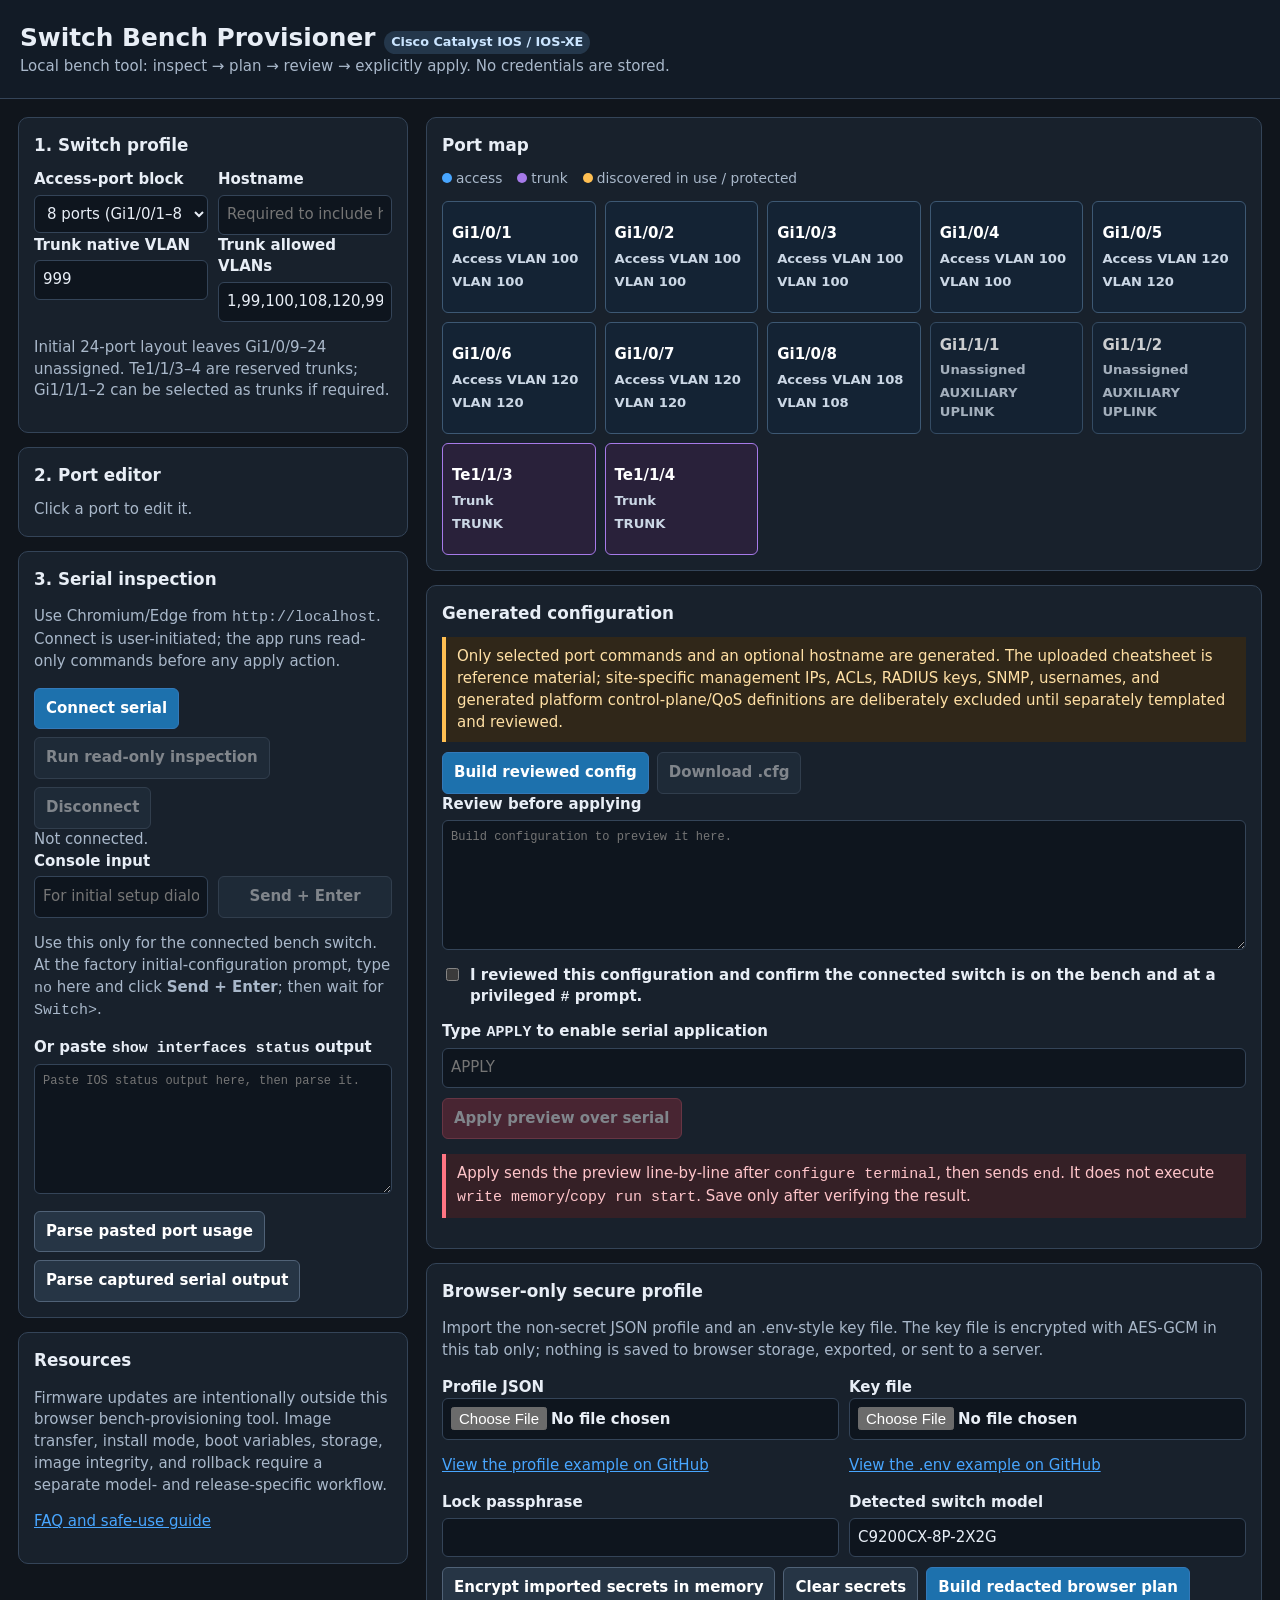
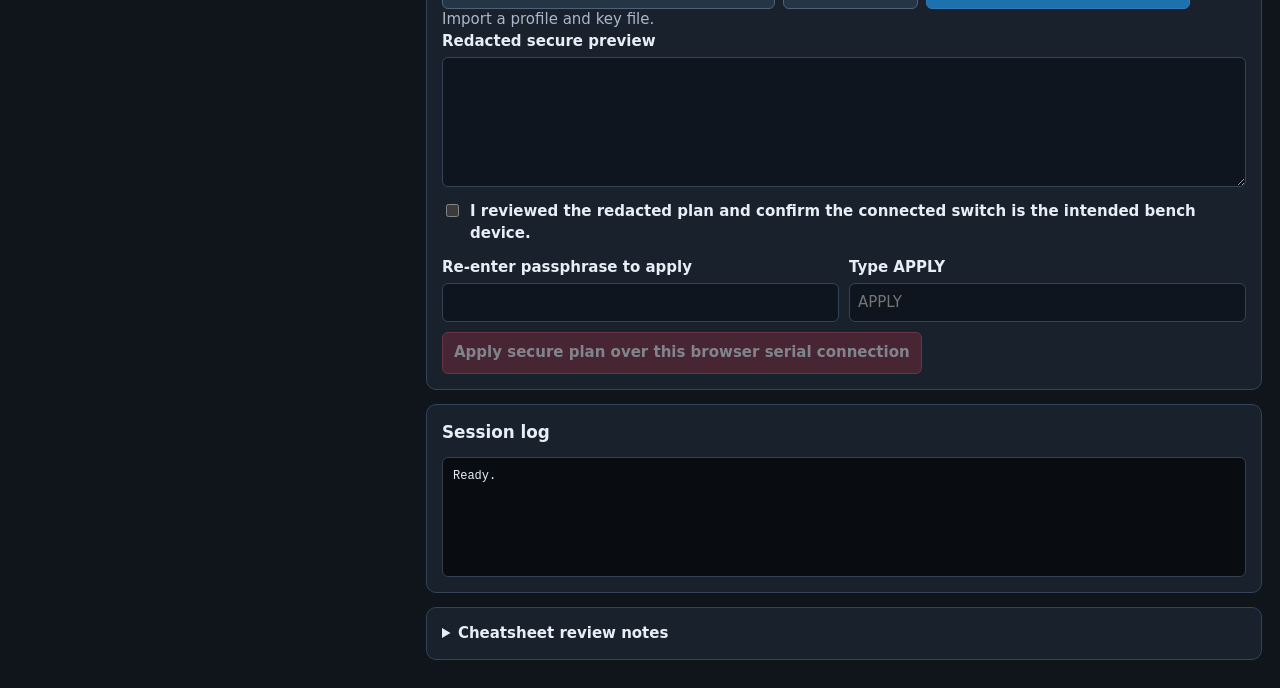
<file: index.html>
<!doctype html>
<html lang="en">
<head>
<meta charset="utf-8">
<meta name="viewport" content="width=device-width,initial-scale=1">
<meta http-equiv="Content-Security-Policy"
  content="default-src 'none'; script-src 'self'; style-src 'self'; img-src 'self' data:; font-src 'self'; connect-src 'none'; object-src 'none'; base-uri 'none'; form-action 'none'">
<title>Switch Bench Provisioner</title>
<link rel="stylesheet" href="styles.css">
</head>
<body>
<header><h1>Switch Bench Provisioner <span class="pill">Cisco Catalyst IOS / IOS-XE</span></h1><div class="sub">Local bench tool: inspect → plan → review → explicitly apply. No credentials are stored.</div></header>
<main>
<section>
 <div class="panel"><h2>1. Switch profile</h2>
  <div class="grid"><div><label for="portCount">Access-port block</label><select id="portCount"><option value="8">8 ports (Gi1/0/1–8)</option><option value="24">24 ports (Gi1/0/1–24)</option></select></div><div><label for="hostname">Hostname</label><input id="hostname" placeholder="Required to include hostname"></div></div>
  <div class="grid"><div><label for="nativeVlan">Trunk native VLAN</label><input id="nativeVlan" value="999" inputmode="numeric"></div><div><label for="allowedVlans">Trunk allowed VLANs</label><input id="allowedVlans" value="1,99,100,108,120,999"></div></div>
  <p class="note">Initial 24-port layout leaves Gi1/0/9–24 unassigned. Te1/1/3–4 are reserved trunks; Gi1/1/1–2 can be selected as trunks if required.</p>
 </div>
 <div class="panel"><h2>2. Port editor</h2><div id="selectedInfo" class="note">Click a port to edit it.</div>
  <div id="editor" class="hidden"><div class="triple"><div><label for="mode">Mode</label><select id="mode"><option value="access">Access</option><option value="trunk">Trunk</option><option value="unused">Unassigned / no config</option></select></div><div><label for="vlan">Access VLAN</label><input id="vlan" inputmode="numeric"></div><div><label for="adminState">Administrative state</label><select id="adminState"><option value="no shutdown">Enabled (no shutdown)</option><option value="shutdown">Disabled (shutdown)</option></select></div></div><label for="description">Description</label><input id="description" maxlength="120" placeholder="e.g., workstation / uplink"><div class="check"><input id="rootGuard" type="checkbox"><label for="rootGuard">Enable Root Guard (downstream trunks only)</label></div><div class="check"><input id="includeUsed" type="checkbox"><label for="includeUsed">Include this port even though discovery marks it in use</label></div><div class="actions"><button id="savePort">Save port</button><button id="resetPort" class="secondary">Restore default</button></div></div>
 </div>
 <div class="panel"><h2>3. Serial inspection</h2><p class="note">Use Chromium/Edge from <code>http://localhost</code>. Connect is user-initiated; the app runs read-only commands before any apply action.</p><div class="actions"><button id="connect">Connect serial</button><button id="inspect" class="secondary" disabled>Run read-only inspection</button><button id="disconnect" class="secondary" disabled>Disconnect</button></div><div id="serialStatus" class="note">Not connected.</div><label for="consoleInput">Console input</label><div class="grid"><input id="consoleInput" autocomplete="off" spellcheck="false" placeholder="For initial setup dialog, enter: no"><button id="sendConsole" class="secondary" disabled>Send + Enter</button></div><p class="note">Use this only for the connected bench switch. At the factory initial-configuration prompt, type <code>no</code> here and click <strong>Send + Enter</strong>; then wait for <code>Switch&gt;</code>.</p><label for="statusPaste">Or paste <code>show interfaces status</code> output</label><textarea id="statusPaste" placeholder="Paste IOS status output here, then parse it."></textarea><div class="actions"><button id="parseStatus" class="secondary">Parse pasted port usage</button><button id="parseCapturedStatus" class="secondary">Parse captured serial output</button></div></div>
 <div class="panel"><h2>Resources</h2><p class="note">Firmware updates are intentionally outside this browser bench-provisioning tool. Image transfer, install mode, boot variables, storage, image integrity, and rollback require a separate model- and release-specific workflow.</p><p><a href="faq.html">FAQ and safe-use guide</a></p></div>
</section>
<section>
 <div class="panel"><h2>Port map</h2><div class="legend"><span><i class="dot dot-access"></i>access</span><span><i class="dot dot-trunk"></i>trunk</span><span><i class="dot dot-protected"></i>discovered in use / protected</span></div><div id="ports" class="ports"></div></div>
 <div class="panel"><h2>Generated configuration</h2><div class="warning">Only selected port commands and an optional hostname are generated. The uploaded cheatsheet is reference material; site-specific management IPs, ACLs, RADIUS keys, SNMP, usernames, and generated platform control-plane/QoS definitions are deliberately excluded until separately templated and reviewed.</div><div class="actions"><button id="build">Build reviewed config</button><button id="download" class="secondary" disabled>Download .cfg</button></div><label for="config">Review before applying</label><textarea id="config" spellcheck="false" placeholder="Build configuration to preview it here."></textarea><div class="check"><input id="ack" type="checkbox"><label for="ack">I reviewed this configuration and confirm the connected switch is on the bench and at a privileged <code>#</code> prompt.</label></div><label for="applyWord">Type <code>APPLY</code> to enable serial application</label><input id="applyWord" autocomplete="off" placeholder="APPLY"><div class="actions"><button id="apply" class="danger" disabled>Apply preview over serial</button></div><p class="danger-note">Apply sends the preview line-by-line after <code>configure terminal</code>, then sends <code>end</code>. It does not execute <code>write memory</code>/<code>copy run start</code>. Save only after verifying the result.</p></div>
 <div class="panel"><h2>Browser-only secure profile</h2><p class="note">Import the non-secret JSON profile and an .env-style key file. The key file is encrypted with AES-GCM in this tab only; nothing is saved to browser storage, exported, or sent to a server.</p><div class="grid"><div><label>Profile JSON <input id="profileFile" type="file" accept=".json"></label><p class="note"><a href="https://github.com/Blacknight318/Switch_Bench_Provisioner_Browser_Only_Full/blob/main/profile.distribution.example.json" target="_blank" rel="noopener noreferrer">View the profile example on GitHub</a></p></div><div><label>Key file <input id="keyFile" type="file" accept=".env,.txt"></label><p class="note"><a href="https://github.com/Blacknight318/Switch_Bench_Provisioner_Browser_Only_Full/blob/main/.env.example" target="_blank" rel="noopener noreferrer">View the .env example on GitHub</a></p></div></div><div class="grid"><div><label for="lockPass">Lock passphrase</label><input id="lockPass" type="password" autocomplete="new-password"></div><div><label for="secureModel">Detected switch model</label><input id="secureModel" value="C9200CX-8P-2X2G"></div></div><div class="actions"><button id="lockSecrets" class="secondary">Encrypt imported secrets in memory</button><button id="clearSecrets" class="secondary">Clear secrets</button><button id="renderSecure">Build redacted browser plan</button></div><div id="profileStatus" class="note">Import a profile and key file.</div><label for="securePreview">Redacted secure preview</label><textarea id="securePreview" spellcheck="false"></textarea><div class="check"><input id="secureAck" type="checkbox"><label for="secureAck">I reviewed the redacted plan and confirm the connected switch is the intended bench device.</label></div><div class="grid"><div><label for="unlockPass">Re-enter passphrase to apply</label><input id="unlockPass" type="password" autocomplete="current-password"></div><div><label for="secureApplyWord">Type APPLY</label><input id="secureApplyWord" autocomplete="off" placeholder="APPLY"></div></div><div class="actions"><button id="secureApply" class="danger" disabled>Apply secure plan over this browser serial connection</button></div></div>
 <div class="panel"><h2>Session log</h2><div id="log" class="console" aria-live="polite">Ready.</div></div>
 <div class="panel"><details><summary>Cheatsheet review notes</summary><ul><li>The tool uses the port-mode patterns from the cheatsheet: access ports with <code>switchport nonegotiate</code>, BPDU Guard, and unicast blocking; trunks with native/allowed VLAN configuration and <code>switchport nonegotiate</code>.</li><li>The supplied reference has a concatenated line near its housekeeping section: <code>memory free low-watermark processor 20852logging host ...</code>. It is not applied.</li><li>Imported profiles can include management, ACL, AAA/RADIUS, SNMPv3, syslog, archive logging, and QoS definitions. Review every site-specific value and the redacted secure plan before applying.</li><li>SNMPv3 credentials are required in the imported key file when SNMP is enabled; the preview renders variable names only.</li></ul></details></div>
</section>
</main>
<script src="app.js"></script>
</body></html>
</file>
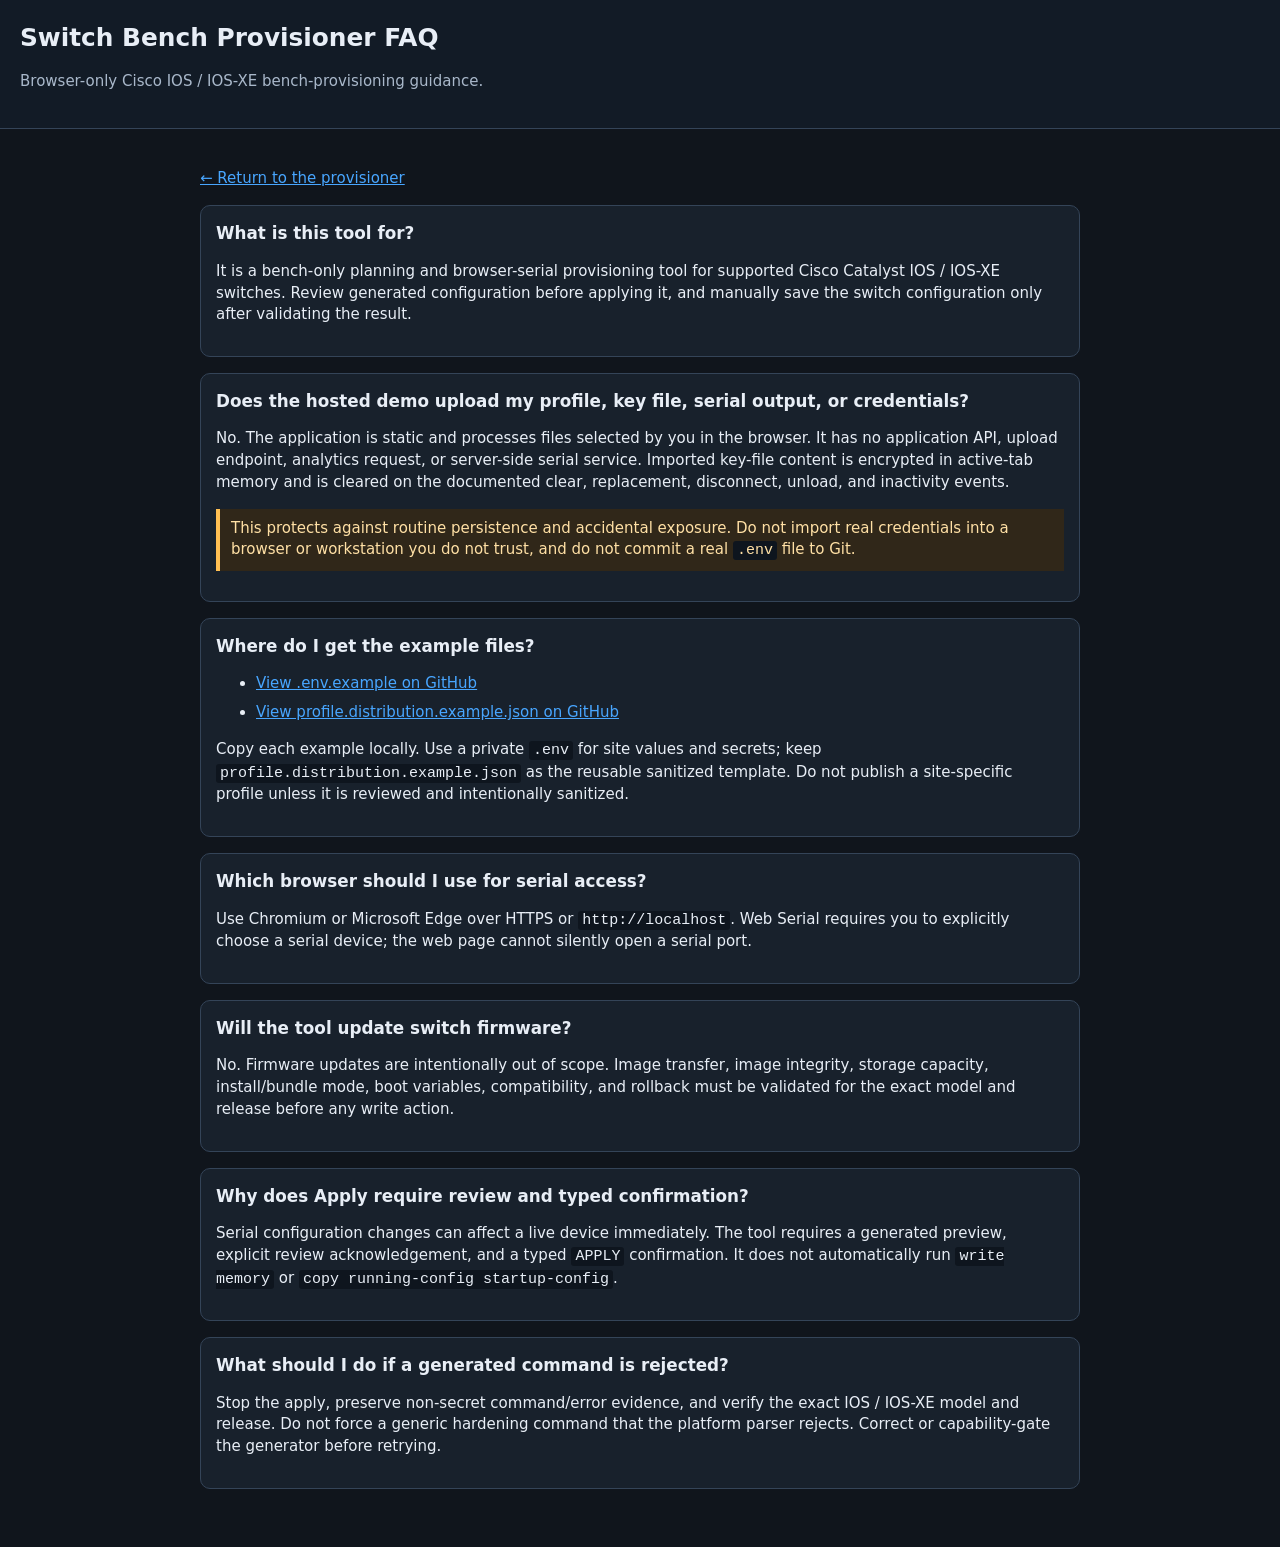
<file: faq.html>
<!doctype html>
<html lang="en">
<head>
<meta charset="utf-8">
<meta name="viewport" content="width=device-width,initial-scale=1">
<meta http-equiv="Content-Security-Policy"
  content="default-src 'none'; style-src 'self'; img-src 'self' data:; font-src 'self'; connect-src 'none'; object-src 'none'; base-uri 'none'; form-action 'none'">
<title>Switch Bench Provisioner FAQ</title>
<link rel="stylesheet" href="styles.css">
</head>
<body>
<header>
  <h1>Switch Bench Provisioner FAQ</h1>
  <p class="sub">Browser-only Cisco IOS / IOS-XE bench-provisioning guidance.</p>
</header>
<main class="faq">
  <p><a href="index.html">← Return to the provisioner</a></p>

  <section class="panel">
    <h2>What is this tool for?</h2>
    <p>It is a bench-only planning and browser-serial provisioning tool for supported Cisco Catalyst IOS / IOS-XE switches. Review generated configuration before applying it, and manually save the switch configuration only after validating the result.</p>
  </section>

  <section class="panel">
    <h2>Does the hosted demo upload my profile, key file, serial output, or credentials?</h2>
    <p>No. The application is static and processes files selected by you in the browser. It has no application API, upload endpoint, analytics request, or server-side serial service. Imported key-file content is encrypted in active-tab memory and is cleared on the documented clear, replacement, disconnect, unload, and inactivity events.</p>
    <p class="warning">This protects against routine persistence and accidental exposure. Do not import real credentials into a browser or workstation you do not trust, and do not commit a real <code>.env</code> file to Git.</p>
  </section>

  <section class="panel">
    <h2>Where do I get the example files?</h2>
    <ul>
      <li><a href="https://github.com/Blacknight318/Switch_Bench_Provisioner_Browser_Only_Full/blob/main/.env.example" target="_blank" rel="noopener noreferrer">View .env.example on GitHub</a></li>
      <li><a href="https://github.com/Blacknight318/Switch_Bench_Provisioner_Browser_Only_Full/blob/main/profile.distribution.example.json" target="_blank" rel="noopener noreferrer">View profile.distribution.example.json on GitHub</a></li>
    </ul>
    <p>Copy each example locally. Use a private <code>.env</code> for site values and secrets; keep <code>profile.distribution.example.json</code> as the reusable sanitized template. Do not publish a site-specific profile unless it is reviewed and intentionally sanitized.</p>
  </section>

  <section class="panel">
    <h2>Which browser should I use for serial access?</h2>
    <p>Use Chromium or Microsoft Edge over HTTPS or <code>http://localhost</code>. Web Serial requires you to explicitly choose a serial device; the web page cannot silently open a serial port.</p>
  </section>

  <section class="panel">
    <h2>Will the tool update switch firmware?</h2>
    <p>No. Firmware updates are intentionally out of scope. Image transfer, image integrity, storage capacity, install/bundle mode, boot variables, compatibility, and rollback must be validated for the exact model and release before any write action.</p>
  </section>

  <section class="panel">
    <h2>Why does Apply require review and typed confirmation?</h2>
    <p>Serial configuration changes can affect a live device immediately. The tool requires a generated preview, explicit review acknowledgement, and a typed <code>APPLY</code> confirmation. It does not automatically run <code>write memory</code> or <code>copy running-config startup-config</code>.</p>
  </section>

  <section class="panel">
    <h2>What should I do if a generated command is rejected?</h2>
    <p>Stop the apply, preserve non-secret command/error evidence, and verify the exact IOS / IOS-XE model and release. Do not force a generic hardening command that the platform parser rejects. Correct or capability-gate the generator before retrying.</p>
  </section>
</main>
</body>
</html>
</file>
<file: styles.css>
:root{color-scheme:dark;--bg:#10151c;--panel:#18212c;--line:#344458;--text:#e8eef6;--muted:#a9b8ca;--blue:#48a6ff;--green:#55d39a;--amber:#ffbf52;--red:#ff7583}*{box-sizing:border-box}body{margin:0;background:var(--bg);color:var(--text);font:15px/1.45 system-ui,sans-serif}header{padding:20px max(20px,calc((100vw - 1450px)/2));border-bottom:1px solid var(--line);background:#121b26}h1{margin:0;font-size:1.55rem}h2{font-size:1.05rem;margin:0 0 12px}h3{font-size:.95rem;margin:14px 0 6px}.sub,.note{color:var(--muted)}main{max-width:1450px;margin:auto;padding:18px;display:grid;grid-template-columns:390px 1fr;gap:18px}.panel{background:var(--panel);border:1px solid var(--line);border-radius:10px;padding:15px;margin-bottom:14px}.wide{grid-column:1/-1}.grid{display:grid;grid-template-columns:repeat(2,minmax(0,1fr));gap:10px}.triple{display:grid;grid-template-columns:repeat(3,minmax(0,1fr));gap:10px}label{display:block;font-weight:650;margin:0 0 4px}input,select,textarea,button{font:inherit}input,select,textarea{width:100%;padding:8px;border-radius:6px;border:1px solid var(--line);background:#0e151e;color:var(--text)}textarea{min-height:130px;resize:vertical;font-family:ui-monospace,monospace;font-size:12px}button{padding:9px 11px;border:1px solid #3379b9;border-radius:6px;background:#1d71ad;color:white;cursor:pointer;font-weight:650}button.secondary{background:#263545;border-color:#506277}button.danger{background:#822b3a;border-color:#c84e61}button:disabled{opacity:.45;cursor:not-allowed}.actions{display:flex;flex-wrap:wrap;gap:8px;margin-top:10px}.warning{border-left:4px solid var(--amber);padding:9px 11px;background:#302719;color:#ffe0a5}.danger-note{border-left:4px solid var(--red);padding:9px 11px;background:#352026;color:#ffc5ca}.ok{color:var(--green)}.bad{color:var(--red)}.hidden{display:none!important}.ports{display:grid;grid-template-columns:repeat(auto-fill,minmax(128px,1fr));gap:9px}.port{min-height:112px;text-align:left;background:#142334;border-color:#3d5873;padding:9px}.port.active{outline:3px solid var(--blue)}.port .name{font-weight:800;display:block}.port .meta{font-size:.82rem;color:#cbd7e5;display:block;margin-top:4px}.port.used{border-color:var(--amber);background:#342b1e}.port.trunk{border-color:#a67ae9;background:#29213a}.port.unassigned{opacity:.78}.legend{display:flex;gap:15px;flex-wrap:wrap;font-size:.86rem;color:var(--muted);margin:0 0 12px}.dot{display:inline-block;width:10px;height:10px;border-radius:99px;margin-right:4px}.console{min-height:120px;white-space:pre-wrap;background:#090d12;border:1px solid #334052;border-radius:6px;padding:10px;font:12px/1.4 ui-monospace,monospace;overflow:auto;max-height:280px}.check{display:flex;gap:8px;align-items:start;margin:8px 0}.check input{width:auto;margin-top:3px}.pill{display:inline-block;padding:2px 7px;border-radius:99px;background:#24374b;color:#cbe5ff;font-size:.8rem}details summary{cursor:pointer;font-weight:700}@media(max-width:900px){main{grid-template-columns:1fr}.wide{grid-column:auto}}@media(max-width:540px){.grid,.triple{grid-template-columns:1fr}}

/* FAQ page layout */
a{color:var(--blue)}
a:focus-visible{outline:3px solid var(--amber);outline-offset:3px;border-radius:3px}
.faq{max-width:920px;display:block;margin:auto;padding:24px 20px 48px}
.faq .panel{margin:16px 0}
.faq code{font-family:ui-monospace,SFMono-Regular,Consolas,monospace;background:#0e151e;padding:1px 4px;border-radius:3px}
.faq li+li{margin-top:7px}
.dot-access{background:#48a6ff}.dot-trunk{background:#a67ae9}.dot-protected{background:#ffbf52}
</file>
